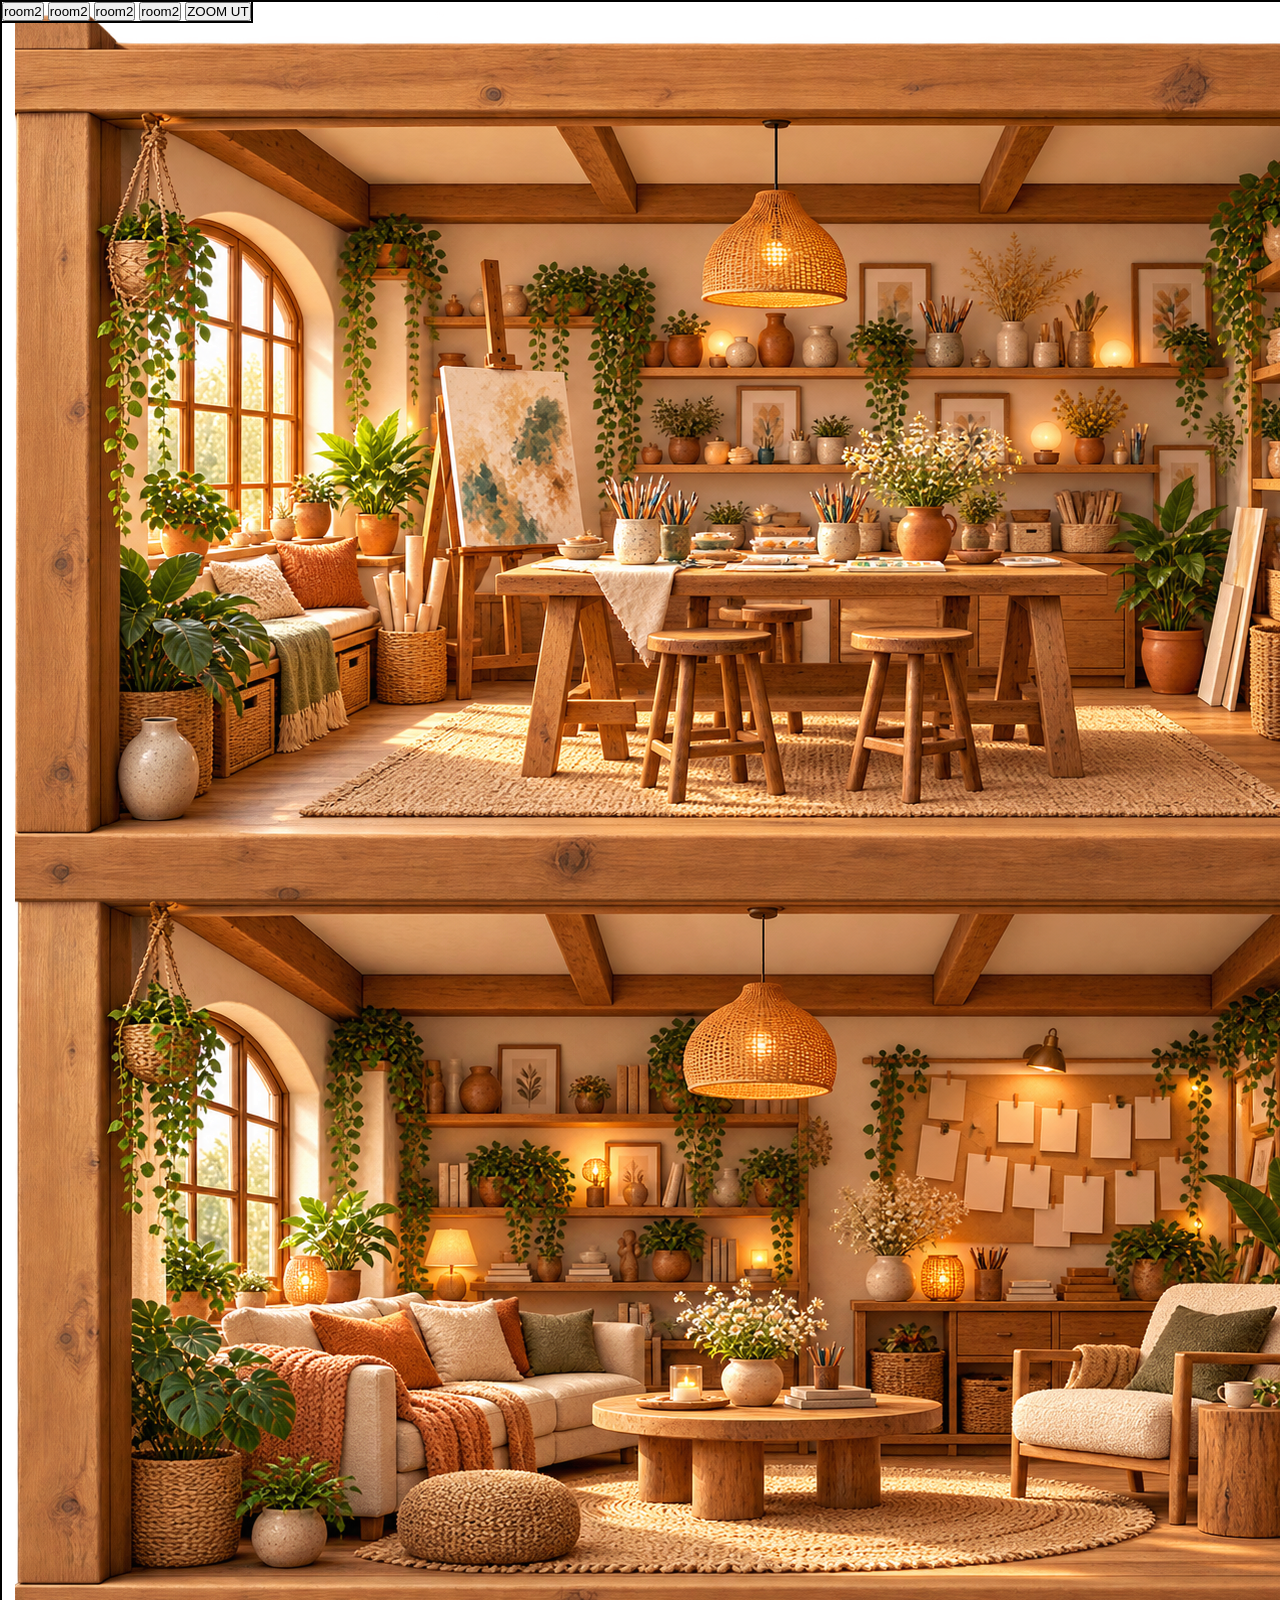
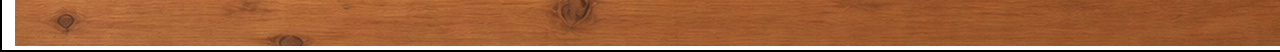
<file: scrapyard/jstest/index.html>
<!DOCTYPE html>
<html lang="en">

<head>
    <meta charset="UTF-8">
    <meta name="viewport" content="width=device-width, initial-scale=1.0">
    <title>Craftsvilla</title>
    <link rel="stylesheet" href="style.css">
    <script src="script.js" defer></script>
</head>

<body>
    <div class="absolute">
        <button onclick="moveRoom('room-1')">room2</button>
        <button onclick="moveRoom('room-2')">room2</button>
        <button onclick="moveRoom('room-3')">room2</button>
        <button onclick="moveRoom('room-4')">room2</button>
        <button onclick="zoom()">ZOOM UT</button>
    </div>
    <div class="house"><img src="img/house.png" alt=""></div>






    <!--     
    <div class="house">
        <div class="floor">
            <div class="room">
                <div class="interior">

                </div>

            </div>
            <div class="room">
                <div class="interior">

                </div>

            </div>
            <div class="room">
                <div class="interior">

                </div>

            </div>
            <div class="room">
                <div class="interior">

                </div>

            </div>
            <div class="room">
                <div class="interior">

                </div>

            </div>
        </div>
        <div class="stairs">
            <nav>
                <a href="#">Home</a>
            </nav>

        </div>
    </div> -->



    <!-- <section class="home">

    </section>
    <section class="booking">
        <div class="booking-container">
            <form action="">
                <select name="workshop" id="workshop">
                    <option value="" disabled selected>Velg type workshop</option>
                    <option value="mosaikk">Mosaikk Kunst</option>
                    <option value="akvarell">Akvarellmaling</option>
                    <option value="lerret">Lerretsmaling</option>
                </select>
                <div class="workshop-beskrivelse">
                    <p class="workshop-info">Velg workshop for mer informasjon.</p>
                </div>
            </form>
        </div>
    </section>
    <section class="gallery"></section>
    <section class="feedback"></section> -->

</body>

</html>
</file>
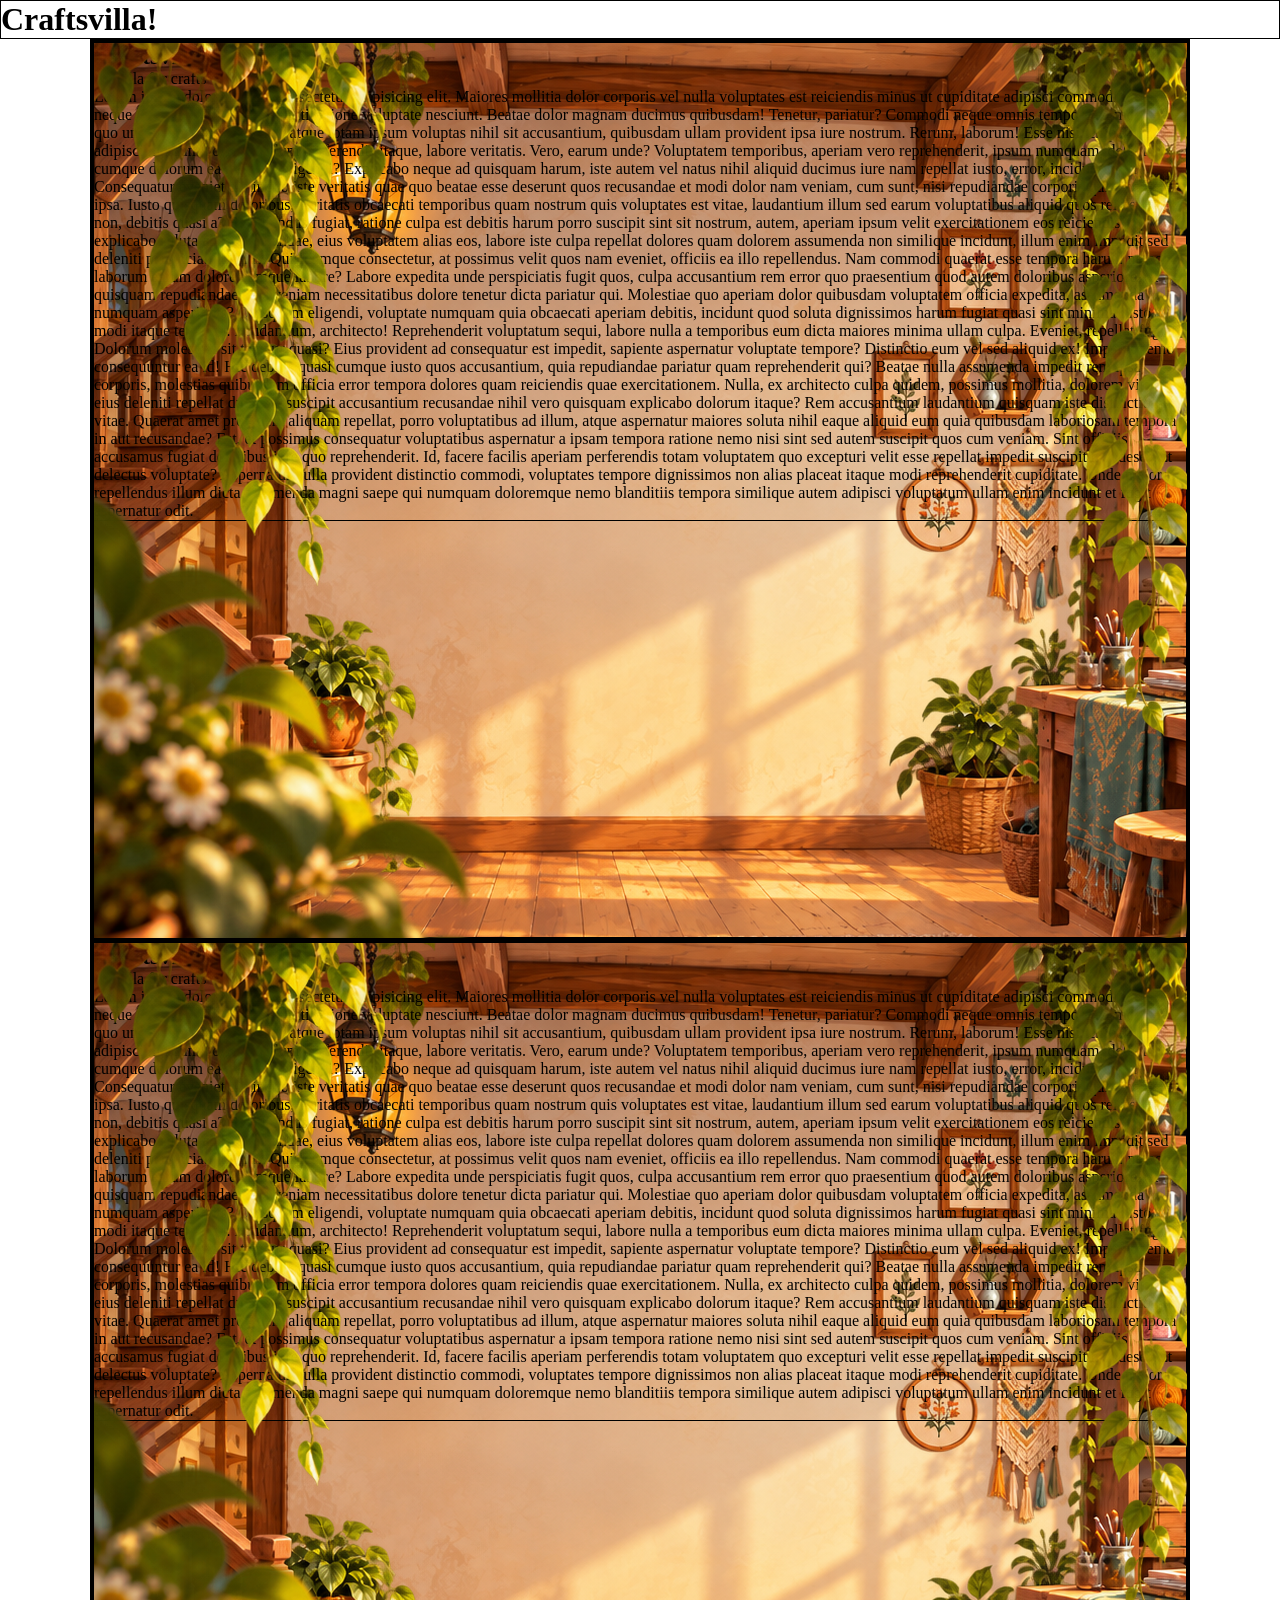
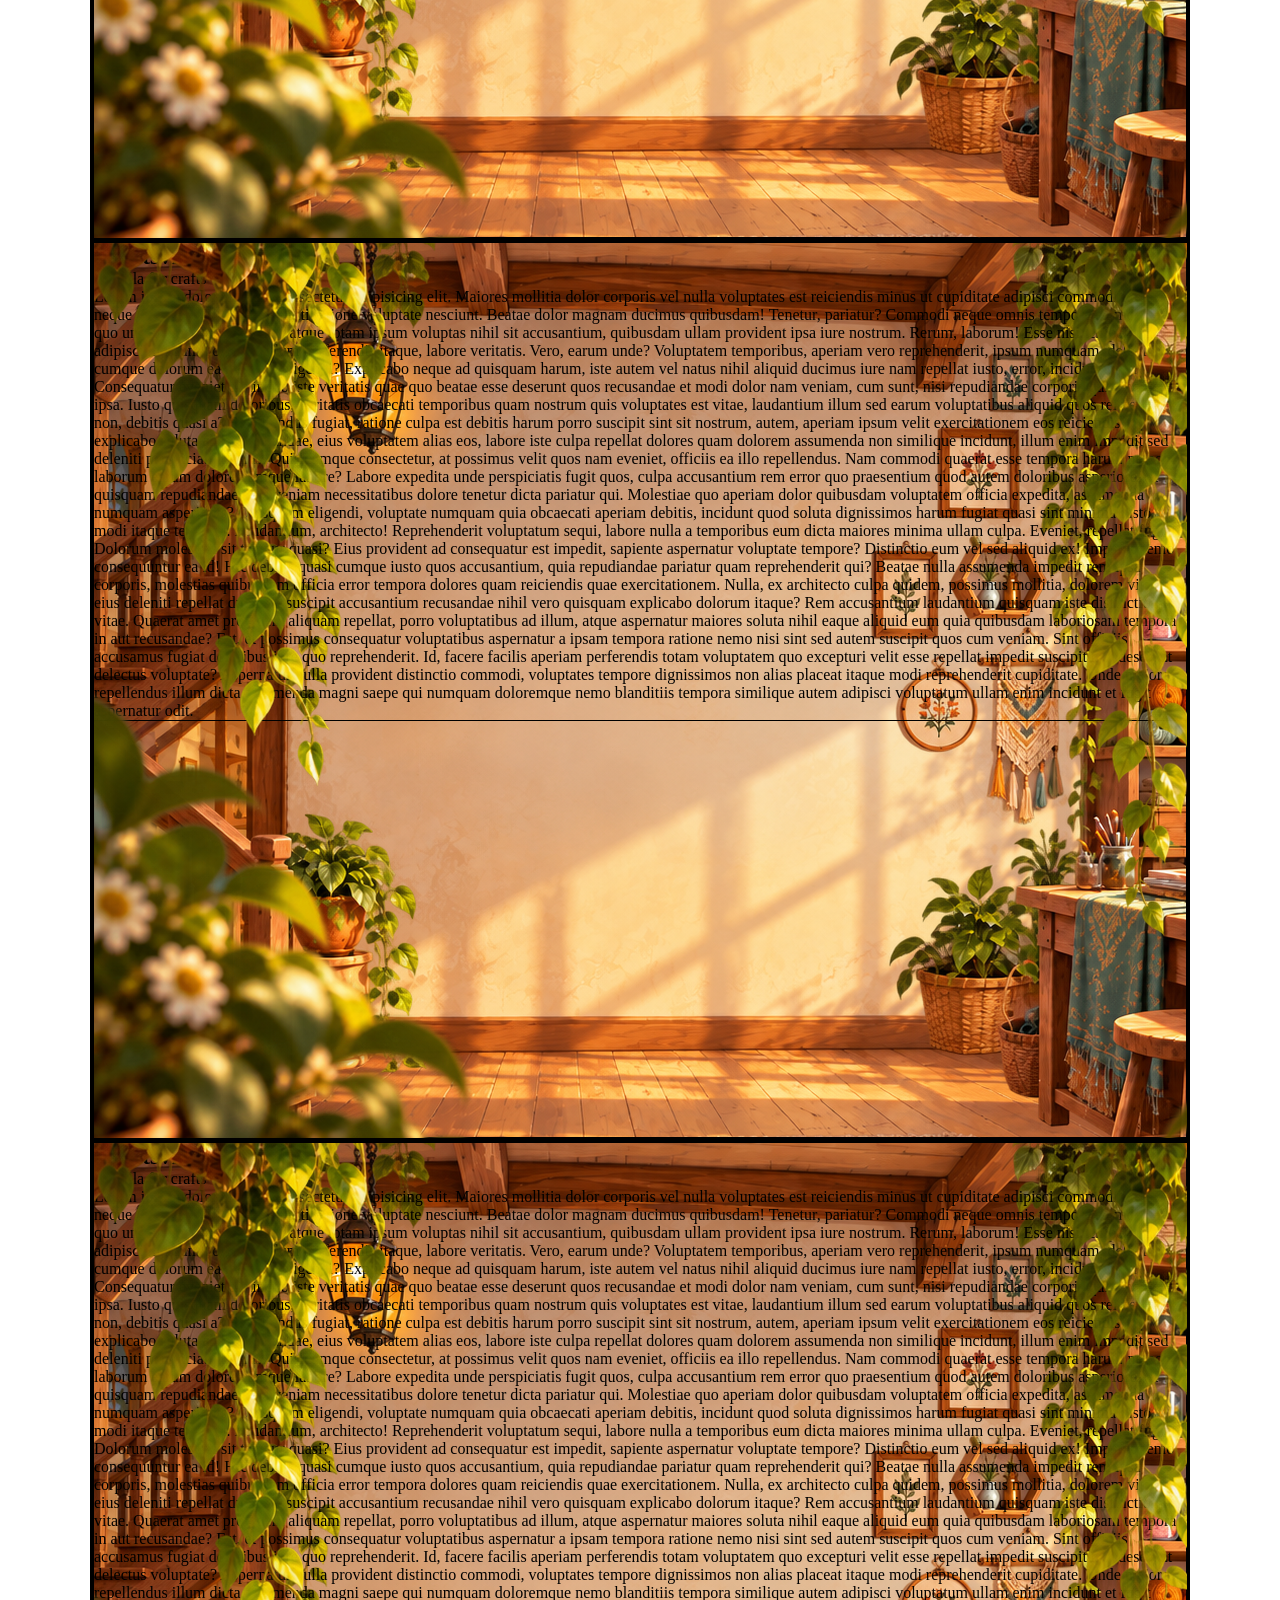
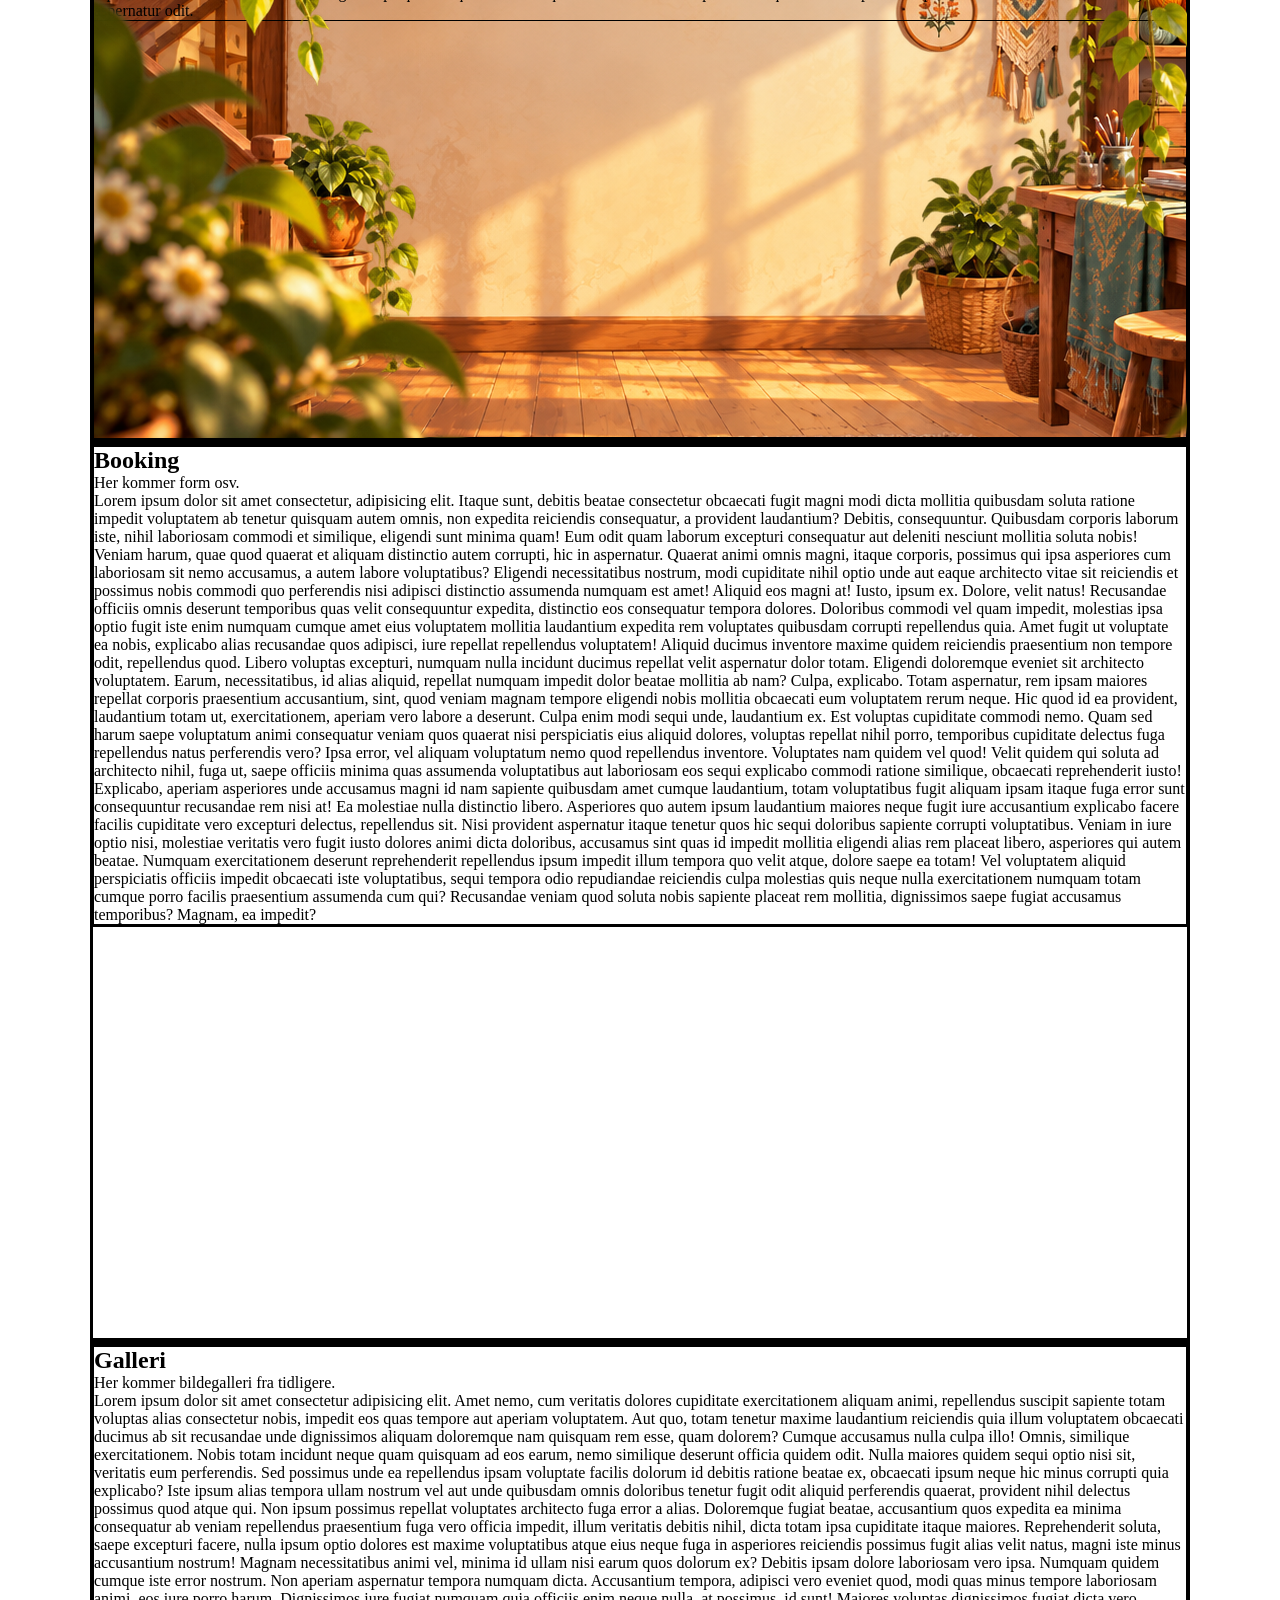
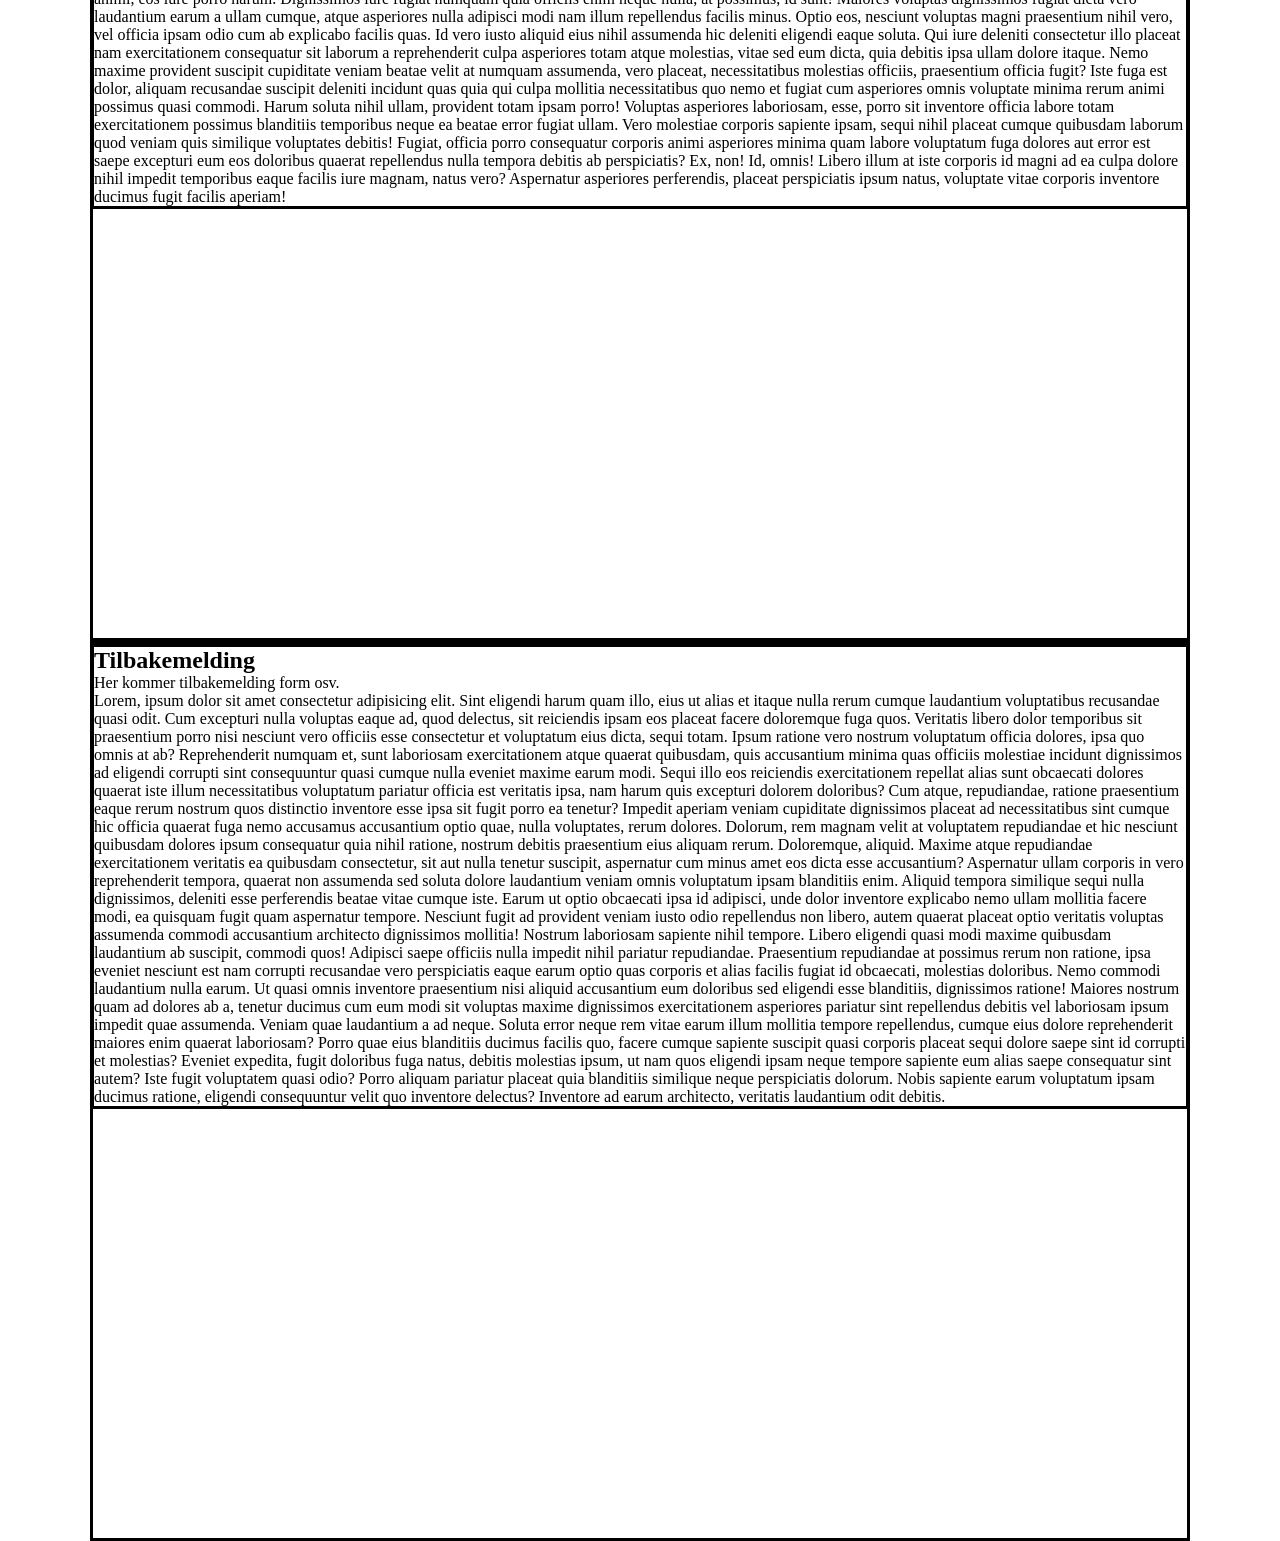
<file: scrapyard/parallax test/index.html>
<!DOCTYPE html>
<html lang="en">

<head>
    <meta charset="UTF-8">
    <meta name="viewport" content="width=device-width, initial-scale=1.0">
    <title>Craftsvilla</title>
    <link rel="stylesheet" href="style.css">
</head>

<body>
    <div class=hero">
        <h1>Craftsvilla!</h1>
    </div>

    <div class="house">
        <div class="floor">
            <div class="scene">
                <div class="background layer"><img src="img/background.png" alt=""></div>
                <div class="midground layer"><img src="img/details.png" alt=""></div>
                <div class="content">
                    <section>
                        <h2>Craftsvilla</h2>
                        <p>En villa for crafts</p>
                        <p>Lorem ipsum dolor sit amet consectetur adipisicing elit. Maiores mollitia dolor corporis vel
                            nulla voluptates est reiciendis minus ut cupiditate adipisci commodi itaque, neque libero
                            optio. Nemo deleniti ratione voluptate nesciunt. Beatae dolor magnam ducimus quibusdam!
                            Tenetur, pariatur? Commodi neque omnis tempore sit mollitia quo unde? Numquam pariatur atque
                            totam ipsum voluptas nihil sit accusantium, quibusdam ullam provident ipsa iure nostrum.
                            Rerum, laborum! Esse nisi tempore adipisci incidunt dolor hic illum perferendis itaque,
                            labore veritatis. Vero, earum unde? Voluptatem temporibus, aperiam vero reprehenderit, ipsum
                            numquam, deleniti cumque dolorum ea incidunt eligendi? Explicabo neque ad quisquam harum,
                            iste autem vel natus nihil aliquid ducimus iure nam repellat iusto, error, incidunt facere.
                            Consequatur eveniet distinctio iste veritatis quae quo beatae esse deserunt quos recusandae
                            et modi dolor nam veniam, cum sunt, nisi repudiandae corporis quia facilis ipsa. Iusto
                            quisquam doloribus, veritatis obcaecati temporibus quam nostrum quis voluptates est vitae,
                            laudantium illum sed earum voluptatibus aliquid quos reiciendis non, debitis quasi a?
                            Repellendus fugiat, ratione culpa est debitis harum porro suscipit sint sit nostrum, autem,
                            aperiam ipsum velit exercitationem eos reiciendis explicabo soluta ab. Repudiandae, eius
                            voluptatem alias eos, labore iste culpa repellat dolores quam dolorem assumenda non
                            similique incidunt, illum enim impedit sed deleniti perspiciatis minus. Quis cumque
                            consectetur, at possimus velit quos nam eveniet, officiis ea illo repellendus. Nam commodi
                            quaerat esse tempora harum nemo laborum earum dolore cumque labore? Labore expedita unde
                            perspiciatis fugit quos, culpa accusantium rem error quo praesentium quod autem doloribus
                            asperiores et quisquam repudiandae quis veniam necessitatibus dolore tenetur dicta pariatur
                            qui. Molestiae quo aperiam dolor quibusdam voluptatem officia expedita, assumenda numquam
                            asperiores? Quisquam eligendi, voluptate numquam quia obcaecati aperiam debitis, incidunt
                            quod soluta dignissimos harum fugiat quasi sint minima iusto modi itaque tempora.
                            Laudantium, architecto! Reprehenderit voluptatum sequi, labore nulla a temporibus eum dicta
                            maiores minima ullam culpa. Eveniet, repellat fugiat? Dolorum molestiae sit tenetur quasi?
                            Eius provident ad consequatur est impedit, sapiente aspernatur voluptate tempore? Distinctio
                            eum vel sed aliquid ex! Impedit nemo consequuntur ea id! Hic debitis quasi cumque iusto quos
                            accusantium, quia repudiandae pariatur quam reprehenderit qui? Beatae nulla assumenda
                            impedit rem ipsa, corporis, molestias quibusdam officia error tempora dolores quam
                            reiciendis quae exercitationem. Nulla, ex architecto culpa quidem, possimus mollitia,
                            dolorem vitae eius deleniti repellat ducimus suscipit accusantium recusandae nihil vero
                            quisquam explicabo dolorum itaque? Rem accusantium laudantium quisquam iste distinctio
                            vitae. Quaerat amet provident aliquam repellat, porro voluptatibus ad illum, atque
                            aspernatur maiores soluta nihil eaque aliquid eum quia quibusdam laboriosam tempora in aut
                            recusandae? Est, et possimus consequatur voluptatibus aspernatur a ipsam tempora ratione
                            nemo nisi sint sed autem suscipit quos cum veniam. Sint officiis accusamus fugiat doloribus
                            iure quo reprehenderit. Id, facere facilis aperiam perferendis totam voluptatem quo
                            excepturi velit esse repellat impedit suscipit nisi deserunt delectus voluptate? Aspernatur
                            nulla provident distinctio commodi, voluptates tempore dignissimos non alias placeat itaque
                            modi reprehenderit cupiditate. Unde maiores, repellendus illum dicta assumenda magni saepe
                            qui numquam doloremque nemo blanditiis tempora similique autem adipisci voluptatum ullam
                            enim incidunt et fugit aspernatur odit.</p>
                    </section>
                </div>
                <div class="foreground layer"><img src="img/foreground.png" alt=""></div>
            </div>
        </div>
        <div class="floor">
            <div class="scene">
                <div class="background layer"><img src="img/background.png" alt=""></div>
                <div class="midground layer"><img src="img/details.png" alt=""></div>
                <div class="content">
                    <section>
                        <h2>Craftsvilla</h2>
                        <p>En villa for crafts</p>
                        <p>Lorem ipsum dolor sit amet consectetur adipisicing elit. Maiores mollitia dolor corporis vel
                            nulla voluptates est reiciendis minus ut cupiditate adipisci commodi itaque, neque libero
                            optio. Nemo deleniti ratione voluptate nesciunt. Beatae dolor magnam ducimus quibusdam!
                            Tenetur, pariatur? Commodi neque omnis tempore sit mollitia quo unde? Numquam pariatur atque
                            totam ipsum voluptas nihil sit accusantium, quibusdam ullam provident ipsa iure nostrum.
                            Rerum, laborum! Esse nisi tempore adipisci incidunt dolor hic illum perferendis itaque,
                            labore veritatis. Vero, earum unde? Voluptatem temporibus, aperiam vero reprehenderit, ipsum
                            numquam, deleniti cumque dolorum ea incidunt eligendi? Explicabo neque ad quisquam harum,
                            iste autem vel natus nihil aliquid ducimus iure nam repellat iusto, error, incidunt facere.
                            Consequatur eveniet distinctio iste veritatis quae quo beatae esse deserunt quos recusandae
                            et modi dolor nam veniam, cum sunt, nisi repudiandae corporis quia facilis ipsa. Iusto
                            quisquam doloribus, veritatis obcaecati temporibus quam nostrum quis voluptates est vitae,
                            laudantium illum sed earum voluptatibus aliquid quos reiciendis non, debitis quasi a?
                            Repellendus fugiat, ratione culpa est debitis harum porro suscipit sint sit nostrum, autem,
                            aperiam ipsum velit exercitationem eos reiciendis explicabo soluta ab. Repudiandae, eius
                            voluptatem alias eos, labore iste culpa repellat dolores quam dolorem assumenda non
                            similique incidunt, illum enim impedit sed deleniti perspiciatis minus. Quis cumque
                            consectetur, at possimus velit quos nam eveniet, officiis ea illo repellendus. Nam commodi
                            quaerat esse tempora harum nemo laborum earum dolore cumque labore? Labore expedita unde
                            perspiciatis fugit quos, culpa accusantium rem error quo praesentium quod autem doloribus
                            asperiores et quisquam repudiandae quis veniam necessitatibus dolore tenetur dicta pariatur
                            qui. Molestiae quo aperiam dolor quibusdam voluptatem officia expedita, assumenda numquam
                            asperiores? Quisquam eligendi, voluptate numquam quia obcaecati aperiam debitis, incidunt
                            quod soluta dignissimos harum fugiat quasi sint minima iusto modi itaque tempora.
                            Laudantium, architecto! Reprehenderit voluptatum sequi, labore nulla a temporibus eum dicta
                            maiores minima ullam culpa. Eveniet, repellat fugiat? Dolorum molestiae sit tenetur quasi?
                            Eius provident ad consequatur est impedit, sapiente aspernatur voluptate tempore? Distinctio
                            eum vel sed aliquid ex! Impedit nemo consequuntur ea id! Hic debitis quasi cumque iusto quos
                            accusantium, quia repudiandae pariatur quam reprehenderit qui? Beatae nulla assumenda
                            impedit rem ipsa, corporis, molestias quibusdam officia error tempora dolores quam
                            reiciendis quae exercitationem. Nulla, ex architecto culpa quidem, possimus mollitia,
                            dolorem vitae eius deleniti repellat ducimus suscipit accusantium recusandae nihil vero
                            quisquam explicabo dolorum itaque? Rem accusantium laudantium quisquam iste distinctio
                            vitae. Quaerat amet provident aliquam repellat, porro voluptatibus ad illum, atque
                            aspernatur maiores soluta nihil eaque aliquid eum quia quibusdam laboriosam tempora in aut
                            recusandae? Est, et possimus consequatur voluptatibus aspernatur a ipsam tempora ratione
                            nemo nisi sint sed autem suscipit quos cum veniam. Sint officiis accusamus fugiat doloribus
                            iure quo reprehenderit. Id, facere facilis aperiam perferendis totam voluptatem quo
                            excepturi velit esse repellat impedit suscipit nisi deserunt delectus voluptate? Aspernatur
                            nulla provident distinctio commodi, voluptates tempore dignissimos non alias placeat itaque
                            modi reprehenderit cupiditate. Unde maiores, repellendus illum dicta assumenda magni saepe
                            qui numquam doloremque nemo blanditiis tempora similique autem adipisci voluptatum ullam
                            enim incidunt et fugit aspernatur odit.</p>
                    </section>
                </div>
                <div class="foreground layer"><img src="img/foreground.png" alt=""></div>
            </div>
        </div>
        <div class="floor">
            <div class="scene">
                <div class="background layer"><img src="img/background.png" alt=""></div>
                <div class="midground layer"><img src="img/details.png" alt=""></div>
                <div class="content">
                    <section>
                        <h2>Craftsvilla</h2>
                        <p>En villa for crafts</p>
                        <p>Lorem ipsum dolor sit amet consectetur adipisicing elit. Maiores mollitia dolor corporis vel
                            nulla voluptates est reiciendis minus ut cupiditate adipisci commodi itaque, neque libero
                            optio. Nemo deleniti ratione voluptate nesciunt. Beatae dolor magnam ducimus quibusdam!
                            Tenetur, pariatur? Commodi neque omnis tempore sit mollitia quo unde? Numquam pariatur atque
                            totam ipsum voluptas nihil sit accusantium, quibusdam ullam provident ipsa iure nostrum.
                            Rerum, laborum! Esse nisi tempore adipisci incidunt dolor hic illum perferendis itaque,
                            labore veritatis. Vero, earum unde? Voluptatem temporibus, aperiam vero reprehenderit, ipsum
                            numquam, deleniti cumque dolorum ea incidunt eligendi? Explicabo neque ad quisquam harum,
                            iste autem vel natus nihil aliquid ducimus iure nam repellat iusto, error, incidunt facere.
                            Consequatur eveniet distinctio iste veritatis quae quo beatae esse deserunt quos recusandae
                            et modi dolor nam veniam, cum sunt, nisi repudiandae corporis quia facilis ipsa. Iusto
                            quisquam doloribus, veritatis obcaecati temporibus quam nostrum quis voluptates est vitae,
                            laudantium illum sed earum voluptatibus aliquid quos reiciendis non, debitis quasi a?
                            Repellendus fugiat, ratione culpa est debitis harum porro suscipit sint sit nostrum, autem,
                            aperiam ipsum velit exercitationem eos reiciendis explicabo soluta ab. Repudiandae, eius
                            voluptatem alias eos, labore iste culpa repellat dolores quam dolorem assumenda non
                            similique incidunt, illum enim impedit sed deleniti perspiciatis minus. Quis cumque
                            consectetur, at possimus velit quos nam eveniet, officiis ea illo repellendus. Nam commodi
                            quaerat esse tempora harum nemo laborum earum dolore cumque labore? Labore expedita unde
                            perspiciatis fugit quos, culpa accusantium rem error quo praesentium quod autem doloribus
                            asperiores et quisquam repudiandae quis veniam necessitatibus dolore tenetur dicta pariatur
                            qui. Molestiae quo aperiam dolor quibusdam voluptatem officia expedita, assumenda numquam
                            asperiores? Quisquam eligendi, voluptate numquam quia obcaecati aperiam debitis, incidunt
                            quod soluta dignissimos harum fugiat quasi sint minima iusto modi itaque tempora.
                            Laudantium, architecto! Reprehenderit voluptatum sequi, labore nulla a temporibus eum dicta
                            maiores minima ullam culpa. Eveniet, repellat fugiat? Dolorum molestiae sit tenetur quasi?
                            Eius provident ad consequatur est impedit, sapiente aspernatur voluptate tempore? Distinctio
                            eum vel sed aliquid ex! Impedit nemo consequuntur ea id! Hic debitis quasi cumque iusto quos
                            accusantium, quia repudiandae pariatur quam reprehenderit qui? Beatae nulla assumenda
                            impedit rem ipsa, corporis, molestias quibusdam officia error tempora dolores quam
                            reiciendis quae exercitationem. Nulla, ex architecto culpa quidem, possimus mollitia,
                            dolorem vitae eius deleniti repellat ducimus suscipit accusantium recusandae nihil vero
                            quisquam explicabo dolorum itaque? Rem accusantium laudantium quisquam iste distinctio
                            vitae. Quaerat amet provident aliquam repellat, porro voluptatibus ad illum, atque
                            aspernatur maiores soluta nihil eaque aliquid eum quia quibusdam laboriosam tempora in aut
                            recusandae? Est, et possimus consequatur voluptatibus aspernatur a ipsam tempora ratione
                            nemo nisi sint sed autem suscipit quos cum veniam. Sint officiis accusamus fugiat doloribus
                            iure quo reprehenderit. Id, facere facilis aperiam perferendis totam voluptatem quo
                            excepturi velit esse repellat impedit suscipit nisi deserunt delectus voluptate? Aspernatur
                            nulla provident distinctio commodi, voluptates tempore dignissimos non alias placeat itaque
                            modi reprehenderit cupiditate. Unde maiores, repellendus illum dicta assumenda magni saepe
                            qui numquam doloremque nemo blanditiis tempora similique autem adipisci voluptatum ullam
                            enim incidunt et fugit aspernatur odit.</p>
                    </section>
                </div>
                <div class="foreground layer"><img src="img/foreground.png" alt=""></div>
            </div>
        </div>
        <div class="floor">
            <div class="scene">
                <div class="background layer"><img src="img/background.png" alt=""></div>
                <div class="midground layer"><img src="img/details.png" alt=""></div>
                <div class="content">
                    <section>
                        <h2>Craftsvilla</h2>
                        <p>En villa for crafts</p>
                        <p>Lorem ipsum dolor sit amet consectetur adipisicing elit. Maiores mollitia dolor corporis vel
                            nulla voluptates est reiciendis minus ut cupiditate adipisci commodi itaque, neque libero
                            optio. Nemo deleniti ratione voluptate nesciunt. Beatae dolor magnam ducimus quibusdam!
                            Tenetur, pariatur? Commodi neque omnis tempore sit mollitia quo unde? Numquam pariatur atque
                            totam ipsum voluptas nihil sit accusantium, quibusdam ullam provident ipsa iure nostrum.
                            Rerum, laborum! Esse nisi tempore adipisci incidunt dolor hic illum perferendis itaque,
                            labore veritatis. Vero, earum unde? Voluptatem temporibus, aperiam vero reprehenderit, ipsum
                            numquam, deleniti cumque dolorum ea incidunt eligendi? Explicabo neque ad quisquam harum,
                            iste autem vel natus nihil aliquid ducimus iure nam repellat iusto, error, incidunt facere.
                            Consequatur eveniet distinctio iste veritatis quae quo beatae esse deserunt quos recusandae
                            et modi dolor nam veniam, cum sunt, nisi repudiandae corporis quia facilis ipsa. Iusto
                            quisquam doloribus, veritatis obcaecati temporibus quam nostrum quis voluptates est vitae,
                            laudantium illum sed earum voluptatibus aliquid quos reiciendis non, debitis quasi a?
                            Repellendus fugiat, ratione culpa est debitis harum porro suscipit sint sit nostrum, autem,
                            aperiam ipsum velit exercitationem eos reiciendis explicabo soluta ab. Repudiandae, eius
                            voluptatem alias eos, labore iste culpa repellat dolores quam dolorem assumenda non
                            similique incidunt, illum enim impedit sed deleniti perspiciatis minus. Quis cumque
                            consectetur, at possimus velit quos nam eveniet, officiis ea illo repellendus. Nam commodi
                            quaerat esse tempora harum nemo laborum earum dolore cumque labore? Labore expedita unde
                            perspiciatis fugit quos, culpa accusantium rem error quo praesentium quod autem doloribus
                            asperiores et quisquam repudiandae quis veniam necessitatibus dolore tenetur dicta pariatur
                            qui. Molestiae quo aperiam dolor quibusdam voluptatem officia expedita, assumenda numquam
                            asperiores? Quisquam eligendi, voluptate numquam quia obcaecati aperiam debitis, incidunt
                            quod soluta dignissimos harum fugiat quasi sint minima iusto modi itaque tempora.
                            Laudantium, architecto! Reprehenderit voluptatum sequi, labore nulla a temporibus eum dicta
                            maiores minima ullam culpa. Eveniet, repellat fugiat? Dolorum molestiae sit tenetur quasi?
                            Eius provident ad consequatur est impedit, sapiente aspernatur voluptate tempore? Distinctio
                            eum vel sed aliquid ex! Impedit nemo consequuntur ea id! Hic debitis quasi cumque iusto quos
                            accusantium, quia repudiandae pariatur quam reprehenderit qui? Beatae nulla assumenda
                            impedit rem ipsa, corporis, molestias quibusdam officia error tempora dolores quam
                            reiciendis quae exercitationem. Nulla, ex architecto culpa quidem, possimus mollitia,
                            dolorem vitae eius deleniti repellat ducimus suscipit accusantium recusandae nihil vero
                            quisquam explicabo dolorum itaque? Rem accusantium laudantium quisquam iste distinctio
                            vitae. Quaerat amet provident aliquam repellat, porro voluptatibus ad illum, atque
                            aspernatur maiores soluta nihil eaque aliquid eum quia quibusdam laboriosam tempora in aut
                            recusandae? Est, et possimus consequatur voluptatibus aspernatur a ipsam tempora ratione
                            nemo nisi sint sed autem suscipit quos cum veniam. Sint officiis accusamus fugiat doloribus
                            iure quo reprehenderit. Id, facere facilis aperiam perferendis totam voluptatem quo
                            excepturi velit esse repellat impedit suscipit nisi deserunt delectus voluptate? Aspernatur
                            nulla provident distinctio commodi, voluptates tempore dignissimos non alias placeat itaque
                            modi reprehenderit cupiditate. Unde maiores, repellendus illum dicta assumenda magni saepe
                            qui numquam doloremque nemo blanditiis tempora similique autem adipisci voluptatum ullam
                            enim incidunt et fugit aspernatur odit.</p>
                    </section>
                </div>
                <div class="foreground layer"><img src="img/foreground.png" alt=""></div>
            </div>
        </div>
        <div class="floor">
            <div class="scene">
                <div class="background"></div>
                <div class="midground"></div>
                <div class="content">
                    <section>
                        <h2>Booking</h2>
                        <p>Her kommer form osv.</p>
                        <p>Lorem ipsum dolor sit amet consectetur, adipisicing elit. Itaque sunt, debitis beatae
                            consectetur obcaecati fugit magni modi dicta mollitia quibusdam soluta ratione impedit
                            voluptatem ab tenetur quisquam autem omnis, non expedita reiciendis consequatur, a provident
                            laudantium? Debitis, consequuntur. Quibusdam corporis laborum iste, nihil laboriosam commodi
                            et similique, eligendi sunt minima quam! Eum odit quam laborum excepturi consequatur aut
                            deleniti nesciunt mollitia soluta nobis! Veniam harum, quae quod quaerat et aliquam
                            distinctio autem corrupti, hic in aspernatur. Quaerat animi omnis magni, itaque corporis,
                            possimus qui ipsa asperiores cum laboriosam sit nemo accusamus, a autem labore voluptatibus?
                            Eligendi necessitatibus nostrum, modi cupiditate nihil optio unde aut eaque architecto vitae
                            sit reiciendis et possimus nobis commodi quo perferendis nisi adipisci distinctio assumenda
                            numquam est amet! Aliquid eos magni at! Iusto, ipsum ex. Dolore, velit natus! Recusandae
                            officiis omnis deserunt temporibus quas velit consequuntur expedita, distinctio eos
                            consequatur tempora dolores. Doloribus commodi vel quam impedit, molestias ipsa optio fugit
                            iste enim numquam cumque amet eius voluptatem mollitia laudantium expedita rem voluptates
                            quibusdam corrupti repellendus quia. Amet fugit ut voluptate ea nobis, explicabo alias
                            recusandae quos adipisci, iure repellat repellendus voluptatem! Aliquid ducimus inventore
                            maxime quidem reiciendis praesentium non tempore odit, repellendus quod. Libero voluptas
                            excepturi, numquam nulla incidunt ducimus repellat velit aspernatur dolor totam. Eligendi
                            doloremque eveniet sit architecto voluptatem. Earum, necessitatibus, id alias aliquid,
                            repellat numquam impedit dolor beatae mollitia ab nam? Culpa, explicabo. Totam aspernatur,
                            rem ipsam maiores repellat corporis praesentium accusantium, sint, quod veniam magnam
                            tempore eligendi nobis mollitia obcaecati eum voluptatem rerum neque. Hic quod id ea
                            provident, laudantium totam ut, exercitationem, aperiam vero labore a deserunt. Culpa enim
                            modi sequi unde, laudantium ex. Est voluptas cupiditate commodi nemo. Quam sed harum saepe
                            voluptatum animi consequatur veniam quos quaerat nisi perspiciatis eius aliquid dolores,
                            voluptas repellat nihil porro, temporibus cupiditate delectus fuga repellendus natus
                            perferendis vero? Ipsa error, vel aliquam voluptatum nemo quod repellendus inventore.
                            Voluptates nam quidem vel quod! Velit quidem qui soluta ad architecto nihil, fuga ut, saepe
                            officiis minima quas assumenda voluptatibus aut laboriosam eos sequi explicabo commodi
                            ratione similique, obcaecati reprehenderit iusto! Explicabo, aperiam asperiores unde
                            accusamus magni id nam sapiente quibusdam amet cumque laudantium, totam voluptatibus fugit
                            aliquam ipsam itaque fuga error sunt consequuntur recusandae rem nisi at! Ea molestiae nulla
                            distinctio libero. Asperiores quo autem ipsum laudantium maiores neque fugit iure
                            accusantium explicabo facere facilis cupiditate vero excepturi delectus, repellendus sit.
                            Nisi provident aspernatur itaque tenetur quos hic sequi doloribus sapiente corrupti
                            voluptatibus. Veniam in iure optio nisi, molestiae veritatis vero fugit iusto dolores animi
                            dicta doloribus, accusamus sint quas id impedit mollitia eligendi alias rem placeat libero,
                            asperiores qui autem beatae. Numquam exercitationem deserunt reprehenderit repellendus ipsum
                            impedit illum tempora quo velit atque, dolore saepe ea totam! Vel voluptatem aliquid
                            perspiciatis officiis impedit obcaecati iste voluptatibus, sequi tempora odio repudiandae
                            reiciendis culpa molestias quis neque nulla exercitationem numquam totam cumque porro
                            facilis praesentium assumenda cum qui? Recusandae veniam quod soluta nobis sapiente placeat
                            rem mollitia, dignissimos saepe fugiat accusamus temporibus? Magnam, ea impedit?</p>
                    </section>
                </div>
                <div class="foreground"></div>
            </div>
        </div>
        <div class="floor">
            <div class="scene">
                <div class="background"></div>
                <div class="midground"></div>
                <div class="content">
                    <section>
                        <h2>Galleri</h2>
                        <p>Her kommer bildegalleri fra tidligere.</p>
                        <p>Lorem ipsum dolor sit amet consectetur adipisicing elit. Amet nemo, cum veritatis dolores
                            cupiditate exercitationem aliquam animi, repellendus suscipit sapiente totam voluptas alias
                            consectetur nobis, impedit eos quas tempore aut aperiam voluptatem. Aut quo, totam tenetur
                            maxime laudantium reiciendis quia illum voluptatem obcaecati ducimus ab sit recusandae unde
                            dignissimos aliquam doloremque nam quisquam rem esse, quam dolorem? Cumque accusamus nulla
                            culpa illo! Omnis, similique exercitationem. Nobis totam incidunt neque quam quisquam ad eos
                            earum, nemo similique deserunt officia quidem odit. Nulla maiores quidem sequi optio nisi
                            sit, veritatis eum perferendis. Sed possimus unde ea repellendus ipsam voluptate facilis
                            dolorum id debitis ratione beatae ex, obcaecati ipsum neque hic minus corrupti quia
                            explicabo? Iste ipsum alias tempora ullam nostrum vel aut unde quibusdam omnis doloribus
                            tenetur fugit odit aliquid perferendis quaerat, provident nihil delectus possimus quod atque
                            qui. Non ipsum possimus repellat voluptates architecto fuga error a alias. Doloremque fugiat
                            beatae, accusantium quos expedita ea minima consequatur ab veniam repellendus praesentium
                            fuga vero officia impedit, illum veritatis debitis nihil, dicta totam ipsa cupiditate itaque
                            maiores. Reprehenderit soluta, saepe excepturi facere, nulla ipsum optio dolores est maxime
                            voluptatibus atque eius neque fuga in asperiores reiciendis possimus fugit alias velit
                            natus, magni iste minus accusantium nostrum! Magnam necessitatibus animi vel, minima id
                            ullam nisi earum quos dolorum ex? Debitis ipsam dolore laboriosam vero ipsa. Numquam quidem
                            cumque iste error nostrum. Non aperiam aspernatur tempora numquam dicta. Accusantium
                            tempora, adipisci vero eveniet quod, modi quas minus tempore laboriosam animi, eos iure
                            porro harum. Dignissimos iure fugiat numquam quia officiis enim neque nulla, at possimus, id
                            sunt! Maiores voluptas dignissimos fugiat dicta vero laudantium earum a ullam cumque, atque
                            asperiores nulla adipisci modi nam illum repellendus facilis minus. Optio eos, nesciunt
                            voluptas magni praesentium nihil vero, vel officia ipsam odio cum ab explicabo facilis quas.
                            Id vero iusto aliquid eius nihil assumenda hic deleniti eligendi eaque soluta. Qui iure
                            deleniti consectetur illo placeat nam exercitationem consequatur sit laborum a reprehenderit
                            culpa asperiores totam atque molestias, vitae sed eum dicta, quia debitis ipsa ullam dolore
                            itaque. Nemo maxime provident suscipit cupiditate veniam beatae velit at numquam assumenda,
                            vero placeat, necessitatibus molestias officiis, praesentium officia fugit? Iste fuga est
                            dolor, aliquam recusandae suscipit deleniti incidunt quas quia qui culpa mollitia
                            necessitatibus quo nemo et fugiat cum asperiores omnis voluptate minima rerum animi possimus
                            quasi commodi. Harum soluta nihil ullam, provident totam ipsam porro! Voluptas asperiores
                            laboriosam, esse, porro sit inventore officia labore totam exercitationem possimus
                            blanditiis temporibus neque ea beatae error fugiat ullam. Vero molestiae corporis sapiente
                            ipsam, sequi nihil placeat cumque quibusdam laborum quod veniam quis similique voluptates
                            debitis! Fugiat, officia porro consequatur corporis animi asperiores minima quam labore
                            voluptatum fuga dolores aut error est saepe excepturi eum eos doloribus quaerat repellendus
                            nulla tempora debitis ab perspiciatis? Ex, non! Id, omnis! Libero illum at iste corporis id
                            magni ad ea culpa dolore nihil impedit temporibus eaque facilis iure magnam, natus vero?
                            Aspernatur asperiores perferendis, placeat perspiciatis ipsum natus, voluptate vitae
                            corporis inventore ducimus fugit facilis aperiam!</p>
                    </section>
                </div>
                <div class="foreground"></div>
            </div>
        </div>
        <div class="floor">
            <div class="scene">
                <div class="background"></div>
                <div class="midground"></div>
                <div class="content">
                    <section>
                        <h2>Tilbakemelding</h2>
                        <p>Her kommer tilbakemelding form osv.</p>
                        <p>Lorem, ipsum dolor sit amet consectetur adipisicing elit. Sint eligendi harum quam illo, eius
                            ut alias et itaque nulla rerum cumque laudantium voluptatibus recusandae quasi odit. Cum
                            excepturi nulla voluptas eaque ad, quod delectus, sit reiciendis ipsam eos placeat facere
                            doloremque fuga quos. Veritatis libero dolor temporibus sit praesentium porro nisi nesciunt
                            vero officiis esse consectetur et voluptatum eius dicta, sequi totam. Ipsum ratione vero
                            nostrum voluptatum officia dolores, ipsa quo omnis at ab? Reprehenderit numquam et, sunt
                            laboriosam exercitationem atque quaerat quibusdam, quis accusantium minima quas officiis
                            molestiae incidunt dignissimos ad eligendi corrupti sint consequuntur quasi cumque nulla
                            eveniet maxime earum modi. Sequi illo eos reiciendis exercitationem repellat alias sunt
                            obcaecati dolores quaerat iste illum necessitatibus voluptatum pariatur officia est
                            veritatis ipsa, nam harum quis excepturi dolorem doloribus? Cum atque, repudiandae, ratione
                            praesentium eaque rerum nostrum quos distinctio inventore esse ipsa sit fugit porro ea
                            tenetur? Impedit aperiam veniam cupiditate dignissimos placeat ad necessitatibus sint cumque
                            hic officia quaerat fuga nemo accusamus accusantium optio quae, nulla voluptates, rerum
                            dolores. Dolorum, rem magnam velit at voluptatem repudiandae et hic nesciunt quibusdam
                            dolores ipsum consequatur quia nihil ratione, nostrum debitis praesentium eius aliquam
                            rerum. Doloremque, aliquid. Maxime atque repudiandae exercitationem veritatis ea quibusdam
                            consectetur, sit aut nulla tenetur suscipit, aspernatur cum minus amet eos dicta esse
                            accusantium? Aspernatur ullam corporis in vero reprehenderit tempora, quaerat non assumenda
                            sed soluta dolore laudantium veniam omnis voluptatum ipsam blanditiis enim. Aliquid tempora
                            similique sequi nulla dignissimos, deleniti esse perferendis beatae vitae cumque iste. Earum
                            ut optio obcaecati ipsa id adipisci, unde dolor inventore explicabo nemo ullam mollitia
                            facere modi, ea quisquam fugit quam aspernatur tempore. Nesciunt fugit ad provident veniam
                            iusto odio repellendus non libero, autem quaerat placeat optio veritatis voluptas assumenda
                            commodi accusantium architecto dignissimos mollitia! Nostrum laboriosam sapiente nihil
                            tempore. Libero eligendi quasi modi maxime quibusdam laudantium ab suscipit, commodi quos!
                            Adipisci saepe officiis nulla impedit nihil pariatur repudiandae. Praesentium repudiandae at
                            possimus rerum non ratione, ipsa eveniet nesciunt est nam corrupti recusandae vero
                            perspiciatis eaque earum optio quas corporis et alias facilis fugiat id obcaecati, molestias
                            doloribus. Nemo commodi laudantium nulla earum. Ut quasi omnis inventore praesentium nisi
                            aliquid accusantium eum doloribus sed eligendi esse blanditiis, dignissimos ratione! Maiores
                            nostrum quam ad dolores ab a, tenetur ducimus cum eum modi sit voluptas maxime dignissimos
                            exercitationem asperiores pariatur sint repellendus debitis vel laboriosam ipsum impedit
                            quae assumenda. Veniam quae laudantium a ad neque. Soluta error neque rem vitae earum illum
                            mollitia tempore repellendus, cumque eius dolore reprehenderit maiores enim quaerat
                            laboriosam? Porro quae eius blanditiis ducimus facilis quo, facere cumque sapiente suscipit
                            quasi corporis placeat sequi dolore saepe sint id corrupti et molestias? Eveniet expedita,
                            fugit doloribus fuga natus, debitis molestias ipsum, ut nam quos eligendi ipsam neque
                            tempore sapiente eum alias saepe consequatur sint autem? Iste fugit voluptatem quasi odio?
                            Porro aliquam pariatur placeat quia blanditiis similique neque perspiciatis dolorum. Nobis
                            sapiente earum voluptatum ipsam ducimus ratione, eligendi consequuntur velit quo inventore
                            delectus? Inventore ad earum architecto, veritatis laudantium odit debitis.</p>
                    </section>
                </div>
                <div class="foreground"></div>
            </div>
        </div>
    </div>
</body>

</html>
</file>
<file: scrapyard/jstest/style.css>
/* VARIABLES */
:root {
  /* colors */
  --primary-color: #0ea5a4;
  --secondary-color: #22c55e;
  --accent-color: #0284c7;
  --dark-color: #064e3b;
  --light-bg: #f0fdfa;
  --light-section-bg: #ecfeff;
  --white: #ffffff;
  --text-color: #1f2937;
  --border-color: #e5e7eb;

  /* spacing */
  --space-small: 0.5rem;
  --space-medium: 1rem;
  --space-large: 2rem;
  --space-xl: 2.5rem;
  --space-section: 3.75rem;

  /* font sizes */
  --text-small: 0.875rem;
  --text-base: 1rem;
  --text-medium: 1.25rem;
  --text-large: 1.875rem;
  --text-xl: 2.5rem;

  /* other */
  --radius: 0.625rem;
}

/* GLOBAL */
* {
  padding: 0;
  margin: 0;
  box-sizing: border-box;
}
html {
  scroll-behavior: smooth;
}

body {
  display: flex;
  justify-content: flex-start;
  align-items: flex-start;
}

/* TEMP */
div {
  border: 2px solid black;
}
/* House */
.absolute {
  position: absolute;
  z-index: 100;
}
.house {
  transition: transform 0.8s ease;
}
.room-1 {
  transform: translate(0, -10vh);
}

.room-2 {
  transform: translate(-95vw, -10vh);
}

.room-3 {
  transform: translate(0, -105vh);
}

.room-4 {
  transform: translate(-95vw, -105vh);
}
.zoom {
  transform: scale(0.5);
}
nav {
  position: sticky;
  top: 0;
  height: 95vh;
  border: 2px solid yellow;
}
</file>
<file: scrapyard/parallax test/style.css>
* {
  padding: 0;
  margin: 0;
  box-sizing: border-box;
}
div {
  border: 1px solid black;
}
html {
  scroll-snap-type: y mandatory;
}

.house {
  width: 100%;
  max-width: 1100px;
  margin: auto;
}
.floor {
  height: 100dvh;
  scroll-snap-align: start;
}
.scene {
  width: 100%;
  height: 100%;
  overflow: hidden;
  position: relative;

  view-timeline: --room block;
}
.layer {
  position: absolute;
  inset: 0;
  width: 100%;
  height: 100%;
  object-fit: cover;
}
.background {
  z-index: 1;
  animation: background-parallax linear both;
  animation-timeline: --room;
  animation-range: entry 0% exit 100%;
}
.midground {
  z-index: 2;
  animation: midground-parallax linear both;
  animation-timeline: --room;
  animation-range: entry 0% exit 100%;
}
.content {
  position: relative;
  z-index: 3;
}
.foreground {
  z-index: 4;
  animation: foreground-parallax linear both;
  animation-timeline: --room;
  animation-range: entry 0% exit 100%;
}

@keyframes background-parallax {
  from {
    transform: translateY(-20%);
  }

  to {
    transform: translateY(2%);
  }
}
@keyframes midground-parallax {
  from {
    transform: translateY(-4%);
  }

  to {
    transform: translateY(4%);
  }
}

@keyframes foreground-parallax {
  from {
    transform: translateY(-8%);
  }

  to {
    transform: translateY(8%);
  }
}
</file>
